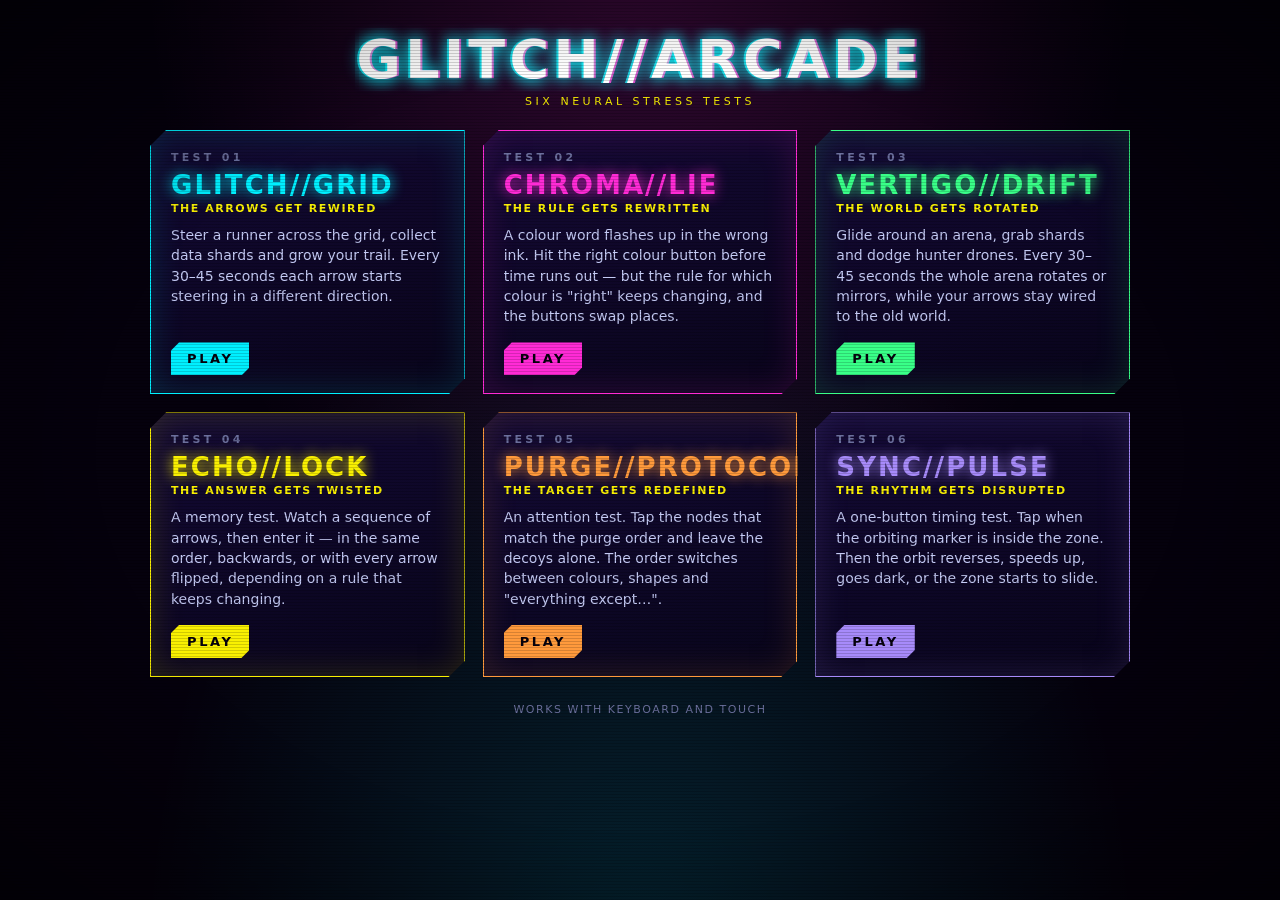
<file: index.html>
<!DOCTYPE html>
<html lang="en">
<head>
<meta charset="utf-8">
<meta name="viewport" content="width=device-width, initial-scale=1, viewport-fit=cover">
<meta name="theme-color" content="#05010d">
<meta name="description" content="Six cyberpunk stress-test games. In each one the rules shift under you every few seconds.">
<title>GLITCH//ARCADE</title>
<link rel="icon" href="data:image/svg+xml,%3Csvg xmlns='http://www.w3.org/2000/svg' viewBox='0 0 32 32'%3E%3Crect width='32' height='32' fill='%2305010d'/%3E%3Cpath d='M16 4 28 16 16 28 4 16Z' fill='none' stroke='%2300f0ff' stroke-width='3'/%3E%3Crect x='13' y='13' width='6' height='6' fill='%23ff2bd6'/%3E%3C/svg%3E">
<link rel="stylesheet" href="style.css">
</head>
<body>
<main id="hub">
  <h1 class="glitch" data-t="GLITCH//ARCADE">GLITCH//ARCADE</h1>
  <p class="tag">SIX NEURAL STRESS TESTS</p>
  <div class="cards">
    <a class="card" href="grid.html" style="--k:#00f0ff">
      <span class="no">TEST 01</span>
      <h2>GLITCH//GRID</h2>
      <span class="twist">THE ARROWS GET REWIRED</span>
      <p>Steer a runner across the grid, collect data shards and grow your trail. Every 30–45 seconds each arrow starts steering in a different direction.</p>
      <span class="go">PLAY</span>
    </a>
    <a class="card" href="chroma.html" style="--k:#ff2bd6">
      <span class="no">TEST 02</span>
      <h2>CHROMA//LIE</h2>
      <span class="twist">THE RULE GETS REWRITTEN</span>
      <p>A colour word flashes up in the wrong ink. Hit the right colour button before time runs out — but the rule for which colour is "right" keeps changing, and the buttons swap places.</p>
      <span class="go">PLAY</span>
    </a>
    <a class="card" href="vertigo.html" style="--k:#39ff88">
      <span class="no">TEST 03</span>
      <h2>VERTIGO//DRIFT</h2>
      <span class="twist">THE WORLD GETS ROTATED</span>
      <p>Glide around an arena, grab shards and dodge hunter drones. Every 30–45 seconds the whole arena rotates or mirrors, while your arrows stay wired to the old world.</p>
      <span class="go">PLAY</span>
    </a>
    <a class="card" href="echo.html" style="--k:#f9f002">
      <span class="no">TEST 04</span>
      <h2>ECHO//LOCK</h2>
      <span class="twist">THE ANSWER GETS TWISTED</span>
      <p>A memory test. Watch a sequence of arrows, then enter it — in the same order, backwards, or with every arrow flipped, depending on a rule that keeps changing.</p>
      <span class="go">PLAY</span>
    </a>
    <a class="card" href="purge.html" style="--k:#ff9a3c">
      <span class="no">TEST 05</span>
      <h2>PURGE//PROTOCOL</h2>
      <span class="twist">THE TARGET GETS REDEFINED</span>
      <p>An attention test. Tap the nodes that match the purge order and leave the decoys alone. The order switches between colours, shapes and "everything except…".</p>
      <span class="go">PLAY</span>
    </a>
    <a class="card" href="sync.html" style="--k:#a78bfa">
      <span class="no">TEST 06</span>
      <h2>SYNC//PULSE</h2>
      <span class="twist">THE RHYTHM GETS DISRUPTED</span>
      <p>A one-button timing test. Tap when the orbiting marker is inside the zone. Then the orbit reverses, speeds up, goes dark, or the zone starts to slide.</p>
      <span class="go">PLAY</span>
    </a>
  </div>
  <p class="foot">WORKS WITH KEYBOARD AND TOUCH</p>
</main>
<div id="fx" aria-hidden="true"></div>
</body>
</html>
</file>
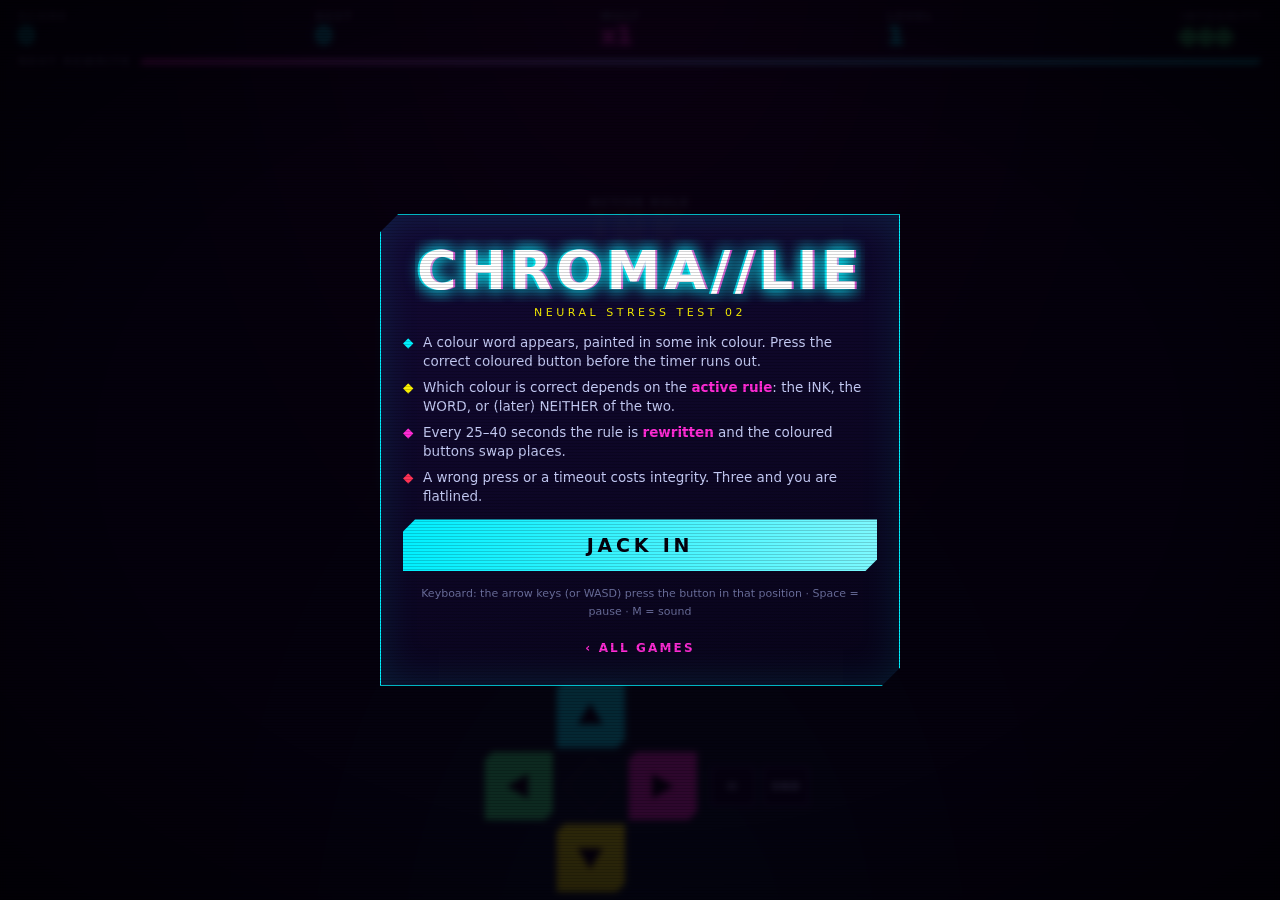
<file: chroma.html>
<!DOCTYPE html>
<html lang="en">
<head>
<meta charset="utf-8">
<meta name="viewport" content="width=device-width, initial-scale=1, maximum-scale=1, user-scalable=no, viewport-fit=cover">
<meta name="theme-color" content="#05010d">
<meta name="apple-mobile-web-app-capable" content="yes">
<meta name="mobile-web-app-capable" content="yes">
<meta name="apple-mobile-web-app-status-bar-style" content="black-translucent">
<meta name="description" content="A cyberpunk reaction test: colour words in the wrong ink, and a rule that keeps being rewritten.">
<title>CHROMA//LIE</title>
<link rel="icon" href="data:image/svg+xml,%3Csvg xmlns='http://www.w3.org/2000/svg' viewBox='0 0 32 32'%3E%3Crect width='32' height='32' fill='%2305010d'/%3E%3Cpath d='M16 4 28 16 16 28 4 16Z' fill='none' stroke='%2300f0ff' stroke-width='3'/%3E%3Crect x='13' y='13' width='6' height='6' fill='%23ff2bd6'/%3E%3C/svg%3E">
<link rel="stylesheet" href="style.css">
<style>
#stage { flex-direction: column; gap: clamp(8px, 2.5vh, 22px); padding: 8px 14px; }
#rule { text-align: center; }
#ruleName { display: block; font-size: clamp(22px, 6.5vw, 40px); font-weight: 800; letter-spacing: .14em; color: var(--yl); text-shadow: 0 0 14px rgba(249, 240, 2, .6); }
#ruleDesc { display: block; font-size: clamp(12px, 3.4vw, 16px); color: #c5cbf5; margin-top: 2px; }
#card { width: min(100%, 520px); height: clamp(84px, 24vh, 190px); display: flex; align-items: center; justify-content: center;
  background: #07031a; border: 1px solid rgba(0, 240, 255, .55); box-shadow: 0 0 22px rgba(0, 240, 255, .25), inset 0 0 40px rgba(0, 0, 0, .6);
  clip-path: polygon(16px 0, 100% 0, 100% calc(100% - 16px), calc(100% - 16px) 100%, 0 100%, 0 16px); }
#word { font-size: clamp(40px, 15vw, 96px); font-weight: 800; letter-spacing: .06em; line-height: 1; }
#card.good { border-color: var(--gr); box-shadow: 0 0 30px rgba(57, 255, 136, .6); }
#card.bad { border-color: var(--rd); box-shadow: 0 0 30px rgba(255, 51, 85, .7); animation: cardShake .3s steps(5) 1; }
#cardBox { width: min(100%, 520px); height: 8px; background: #17123a; }
#cardBar { height: 100%; width: 100%; transform-origin: left center; background: var(--cy); }
#streak { font-size: 12px; letter-spacing: .2em; color: var(--dim); font-weight: 700; min-height: 16px; }
#banner { top: 38%; }
.pb { border-color: var(--c); background: var(--c); box-shadow: 0 0 14px var(--c); transition: background .25s, box-shadow .25s; }
.pb svg { fill: #05010d; filter: none; }
.pb.hit { background: #fff; border-color: #fff; }
.pb.hit svg { fill: #05010d; }
#pad.shuffle .pb { animation: chipFlash .25s steps(2) 3; }
#stage.warn #card { animation: warnBorder .3s steps(2) infinite; }
@keyframes cardShake { 25% { transform: translateX(-8px); } 75% { transform: translateX(8px); } }
@media (orientation: landscape) and (max-height: 520px) { #card { height: 30vh; } #word { font-size: 13vh; } #streak { display: none; } }
@media (prefers-reduced-motion: reduce) { #card.bad { animation: none; } }
</style>
</head>
<body class="padalways">
<div id="app">
  <header id="hud">
    <div class="stats">
      <div class="stat"><span class="lbl">SCORE</span><span class="val" id="score">0</span></div>
      <div class="stat"><span class="lbl">BEST</span><span class="val" id="best">0</span></div>
      <div class="stat"><span class="lbl">MULT</span><span class="val mag" id="mult">x1</span></div>
      <div class="stat"><span class="lbl">LEVEL</span><span class="val" id="level">1</span></div>
      <div class="stat"><span class="lbl">INTEGRITY</span><span class="val" id="lives" aria-label="lives"><i></i><i></i><i></i></span></div>
    </div>
    <div class="scramble" id="scrambleBox">
      <span class="lbl" id="scrambleLbl">NEXT REWRITE</span>
      <div class="bar"><div id="scrambleBar"></div></div>
    </div>
  </header>

  <div id="main">
    <div id="stage">
      <div id="rule"><span class="lbl">ACTIVE RULE</span><b id="ruleName">INK</b><small id="ruleDesc">Press the colour the word is painted in</small></div>
      <div id="card"><span id="word"></span></div>
      <div id="cardBox"><div id="cardBar"></div></div>
      <div id="streak"></div>
      <div id="banner" aria-live="polite"></div>
    </div>
    <div id="controls">
      <div id="legend"></div>
      <div id="pad">
        <button class="pb" data-d="0" style="grid-area:u" aria-label="Up arrow"></button>
        <button class="pb" data-d="3" style="grid-area:l" aria-label="Left arrow"></button>
        <button class="pb" data-d="1" style="grid-area:r" aria-label="Right arrow"></button>
        <button class="pb" data-d="2" style="grid-area:d" aria-label="Down arrow"></button>
        <div class="hub" style="grid-area:c"></div>
      </div>
      <div id="sys">
        <button id="btnPause" class="sb" aria-label="Pause">II</button>
        <button id="btnMute" class="sb" aria-label="Toggle sound">SND</button>
      </div>
    </div>
  </div>

  <section id="ovTitle" class="overlay show">
    <div class="panel">
      <h1 class="glitch" data-t="CHROMA//LIE">CHROMA//LIE</h1>
      <p class="tag">NEURAL STRESS TEST 02</p>
      <ul class="how">
        <li><b class="cy">◆</b> A colour word appears, painted in some ink colour. Press the correct coloured button before the timer runs out.</li>
        <li><b class="yl" style="color:var(--yl)">◆</b> Which colour is correct depends on the <em>active rule</em>: the INK, the WORD, or (later) NEITHER of the two.</li>
        <li><b class="mg">◆</b> Every 25–40 seconds the rule is <em>rewritten</em> and the coloured buttons swap places.</li>
        <li><b class="rd">◆</b> A wrong press or a timeout costs integrity. Three and you are flatlined.</li>
      </ul>
      <button id="btnStart" class="cta">JACK IN</button>
      <p class="keys">Keyboard: the arrow keys (or WASD) press the button in that position · Space = pause · M = sound</p>
      <a class="back" href="index.html">&lsaquo; ALL GAMES</a>
    </div>
  </section>

  <section id="ovPause" class="overlay">
    <div class="panel small">
      <h2>PAUSED</h2>
      <button id="btnResume" class="cta">RESUME</button>
      <button id="btnQuit" class="toggle">ABORT RUN</button>
    </div>
  </section>

  <section id="ovOver" class="overlay">
    <div class="panel small">
      <h2 class="glitch rd" data-t="FLATLINED">FLATLINED</h2>
      <p id="newBest" class="newbest">NEW BEST</p>
      <dl class="res" id="results"></dl>
      <button id="btnAgain" class="cta">RUN AGAIN</button>
      <button id="btnMenu" class="toggle">MAIN MENU</button>
      <a class="back" href="index.html">&lsaquo; ALL GAMES</a>
    </div>
  </section>
</div>
<div id="fx" aria-hidden="true"></div>
<script src="common.js"></script>
<script src="chroma.js"></script>
</body>
</html>
</file>
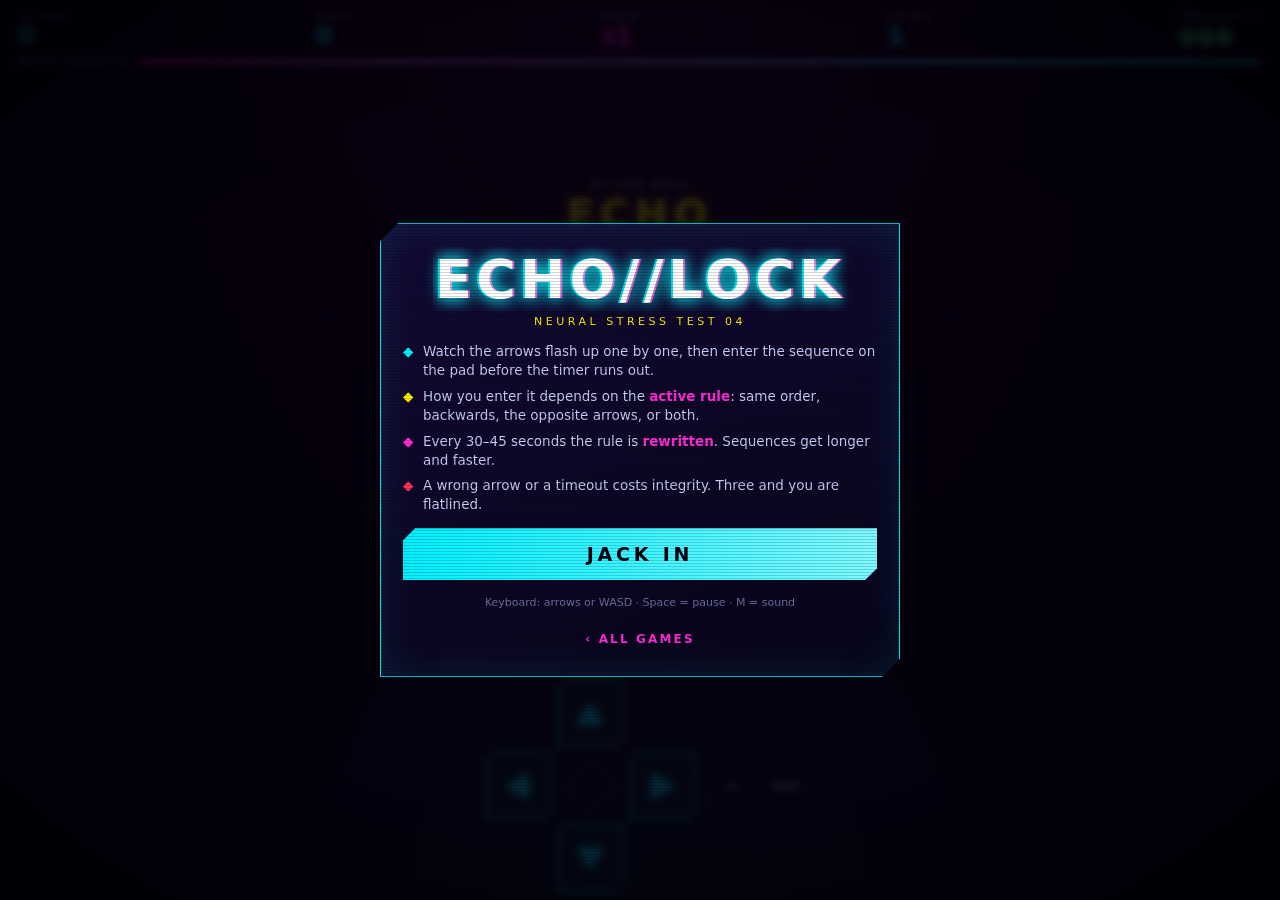
<file: echo.html>
<!DOCTYPE html>
<html lang="en">
<head>
<meta charset="utf-8">
<meta name="viewport" content="width=device-width, initial-scale=1, maximum-scale=1, user-scalable=no, viewport-fit=cover">
<meta name="theme-color" content="#05010d">
<meta name="apple-mobile-web-app-capable" content="yes">
<meta name="mobile-web-app-capable" content="yes">
<meta name="apple-mobile-web-app-status-bar-style" content="black-translucent">
<meta name="description" content="A cyberpunk memory test: watch a sequence of arrows, then enter it under a rule that keeps being rewritten.">
<title>ECHO//LOCK</title>
<link rel="icon" href="data:image/svg+xml,%3Csvg xmlns='http://www.w3.org/2000/svg' viewBox='0 0 32 32'%3E%3Crect width='32' height='32' fill='%2305010d'/%3E%3Cpath d='M16 4 28 16 16 28 4 16Z' fill='none' stroke='%2300f0ff' stroke-width='3'/%3E%3Crect x='13' y='13' width='6' height='6' fill='%23ff2bd6'/%3E%3C/svg%3E">
<link rel="stylesheet" href="style.css">
<style>
#stage { flex-direction: column; gap: clamp(6px, 2vh, 18px); padding: 8px 14px; }
#banner { top: 40%; }
#card { width: min(100%, 420px); height: clamp(90px, 26vh, 200px); display: flex; align-items: center; justify-content: center;
  background: #07031a; border: 1px solid rgba(0, 240, 255, .55); box-shadow: 0 0 22px rgba(0, 240, 255, .25), inset 0 0 40px rgba(0, 0, 0, .6);
  clip-path: polygon(16px 0, 100% 0, 100% calc(100% - 16px), calc(100% - 16px) 100%, 0 100%, 0 16px); }
#card svg { height: 62%; width: auto; aspect-ratio: 1; fill: var(--cy); filter: drop-shadow(0 0 14px var(--cy)); animation: pop .14s ease-out 1; }
#card.mine svg { fill: var(--mg); filter: drop-shadow(0 0 14px var(--mg)); }
#card.good { border-color: var(--gr); box-shadow: 0 0 30px rgba(57, 255, 136, .6); }
#card.bad { border-color: var(--rd); box-shadow: 0 0 30px rgba(255, 51, 85, .7); animation: cardShake .3s steps(5) 1; }
#status { font-size: clamp(13px, 3.8vw, 18px); font-weight: 800; letter-spacing: .26em; color: var(--dim); min-height: 22px; }
#status.go { color: var(--gr); text-shadow: 0 0 10px rgba(57, 255, 136, .6); }
#slots { display: flex; gap: 8px; min-height: 14px; }
#slots i { width: 14px; height: 14px; transform: rotate(45deg); outline: 1px solid #3a3d5c; outline-offset: -1px; }
#slots i.cur { outline-color: var(--cy); }
#slots i.on { background: var(--mg); box-shadow: 0 0 8px var(--mg); outline: none; }
#timeBox { width: min(100%, 420px); height: 8px; background: #17123a; }
#timeBar { height: 100%; width: 100%; transform-origin: left center; background: var(--cy); }
#stage.warn #card { animation: warnBorder .3s steps(2) infinite; }
@keyframes pop { from { transform: scale(.4); opacity: 0; } }
@keyframes cardShake { 25% { transform: translateX(-8px); } 75% { transform: translateX(8px); } }
@media (orientation: landscape) and (max-height: 520px) { #card { height: 28vh; } }
@media (prefers-reduced-motion: reduce) { #card.bad, #card svg { animation: none; } }
</style>
</head>
<body class="padalways">
<div id="app">
  <header id="hud">
    <div class="stats">
      <div class="stat"><span class="lbl">SCORE</span><span class="val" id="score">0</span></div>
      <div class="stat"><span class="lbl">BEST</span><span class="val" id="best">0</span></div>
      <div class="stat"><span class="lbl">MULT</span><span class="val mag" id="mult">x1</span></div>
      <div class="stat"><span class="lbl">LEVEL</span><span class="val" id="level">1</span></div>
      <div class="stat"><span class="lbl">INTEGRITY</span><span class="val" id="lives" aria-label="lives"><i></i><i></i><i></i></span></div>
    </div>
    <div class="scramble" id="scrambleBox">
      <span class="lbl" id="scrambleLbl">NEXT REWRITE</span>
      <div class="bar"><div id="scrambleBar"></div></div>
    </div>
  </header>

  <div id="main">
    <div id="stage">
      <div id="rule"><span class="lbl">ACTIVE RULE</span><b id="ruleName">ECHO</b><small id="ruleDesc"></small></div>
      <div id="card"></div>
      <div id="slots"></div>
      <div id="status"></div>
      <div id="timeBox"><div id="timeBar"></div></div>
      <div id="banner" aria-live="polite"></div>
    </div>
    <div id="controls">
      <div id="legend"></div>
      <div id="pad">
        <button class="pb" data-d="0" style="grid-area:u" aria-label="Up arrow"></button>
        <button class="pb" data-d="3" style="grid-area:l" aria-label="Left arrow"></button>
        <button class="pb" data-d="1" style="grid-area:r" aria-label="Right arrow"></button>
        <button class="pb" data-d="2" style="grid-area:d" aria-label="Down arrow"></button>
        <div class="hub" style="grid-area:c"></div>
      </div>
      <div id="sys">
        <button id="btnPause" class="sb" aria-label="Pause">II</button>
        <button id="btnMute" class="sb" aria-label="Toggle sound">SND</button>
      </div>
    </div>
  </div>

  <section id="ovTitle" class="overlay show">
    <div class="panel">
      <h1 class="glitch" data-t="ECHO//LOCK">ECHO//LOCK</h1>
      <p class="tag">NEURAL STRESS TEST 04</p>
      <ul class="how">
        <li><b class="cy">◆</b> Watch the arrows flash up one by one, then enter the sequence on the pad before the timer runs out.</li>
        <li><b style="color:var(--yl)">◆</b> How you enter it depends on the <em>active rule</em>: same order, backwards, the opposite arrows, or both.</li>
        <li><b class="mg">◆</b> Every 30–45 seconds the rule is <em>rewritten</em>. Sequences get longer and faster.</li>
        <li><b class="rd">◆</b> A wrong arrow or a timeout costs integrity. Three and you are flatlined.</li>
      </ul>
      <button id="btnStart" class="cta">JACK IN</button>
      <p class="keys">Keyboard: arrows or WASD · Space = pause · M = sound</p>
      <a class="back" href="index.html">&lsaquo; ALL GAMES</a>
    </div>
  </section>

  <section id="ovPause" class="overlay">
    <div class="panel small">
      <h2>PAUSED</h2>
      <button id="btnResume" class="cta">RESUME</button>
      <button id="btnQuit" class="toggle">ABORT RUN</button>
    </div>
  </section>

  <section id="ovOver" class="overlay">
    <div class="panel small">
      <h2 class="glitch rd" data-t="FLATLINED">FLATLINED</h2>
      <p id="newBest" class="newbest">NEW BEST</p>
      <dl class="res" id="results"></dl>
      <button id="btnAgain" class="cta">RUN AGAIN</button>
      <button id="btnMenu" class="toggle">MAIN MENU</button>
      <a class="back" href="index.html">&lsaquo; ALL GAMES</a>
    </div>
  </section>
</div>
<div id="fx" aria-hidden="true"></div>
<script src="common.js"></script>
<script src="echo.js"></script>
</body>
</html>
</file>
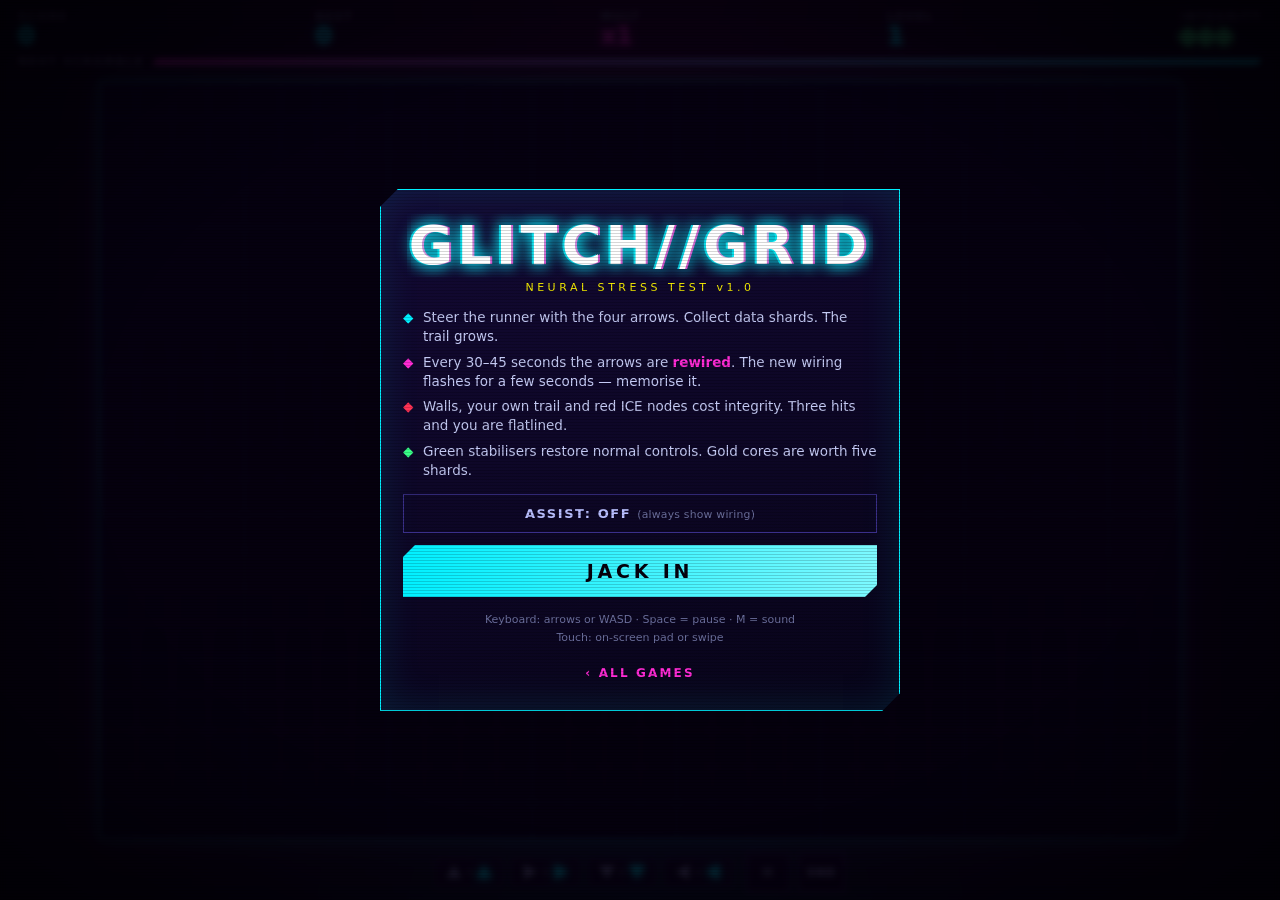
<file: grid.html>
<!DOCTYPE html>
<html lang="en">
<head>
<meta charset="utf-8">
<meta name="viewport" content="width=device-width, initial-scale=1, maximum-scale=1, user-scalable=no, viewport-fit=cover">
<meta name="theme-color" content="#05010d">
<meta name="apple-mobile-web-app-capable" content="yes">
<meta name="mobile-web-app-capable" content="yes">
<meta name="apple-mobile-web-app-status-bar-style" content="black-translucent">
<meta name="description" content="A cyberpunk grid-runner stress test: collect data shards while your controls get scrambled every 30 to 45 seconds.">
<title>GLITCH//GRID</title>
<link rel="icon" href="data:image/svg+xml,%3Csvg xmlns='http://www.w3.org/2000/svg' viewBox='0 0 32 32'%3E%3Crect width='32' height='32' fill='%2305010d'/%3E%3Cpath d='M16 4 28 16 16 28 4 16Z' fill='none' stroke='%2300f0ff' stroke-width='3'/%3E%3Crect x='13' y='13' width='6' height='6' fill='%23ff2bd6'/%3E%3C/svg%3E">
<link rel="stylesheet" href="style.css">
</head>
<body>
<div id="app">
  <header id="hud">
    <div class="stats">
      <div class="stat"><span class="lbl">SCORE</span><span class="val" id="score">0</span></div>
      <div class="stat"><span class="lbl">BEST</span><span class="val" id="best">0</span></div>
      <div class="stat"><span class="lbl">MULT</span><span class="val mag" id="mult">x1</span></div>
      <div class="stat"><span class="lbl">LEVEL</span><span class="val" id="level">1</span></div>
      <div class="stat"><span class="lbl">INTEGRITY</span><span class="val" id="lives" aria-label="lives"><i></i><i></i><i></i></span></div>
    </div>
    <div class="scramble" id="scrambleBox">
      <span class="lbl" id="scrambleLbl">NEXT SCRAMBLE</span>
      <div class="bar"><div id="scrambleBar"></div></div>
    </div>
  </header>

  <div id="main">
    <div id="stage">
      <canvas id="game" aria-label="Game board"></canvas>
      <div id="banner" aria-live="polite"></div>
    </div>

    <div id="controls">
      <div id="legend" aria-label="Current control mapping"></div>
      <div id="pad">
        <button class="pb" data-d="0" style="grid-area:u" aria-label="Up arrow"></button>
        <button class="pb" data-d="3" style="grid-area:l" aria-label="Left arrow"></button>
        <button class="pb" data-d="1" style="grid-area:r" aria-label="Right arrow"></button>
        <button class="pb" data-d="2" style="grid-area:d" aria-label="Down arrow"></button>
        <div class="hub" style="grid-area:c"></div>
      </div>
      <div id="sys">
        <button id="btnPause" class="sb" aria-label="Pause">II</button>
        <button id="btnMute" class="sb" aria-label="Toggle sound">SND</button>
      </div>
    </div>
  </div>

  <section id="ovTitle" class="overlay show">
    <div class="panel">
      <h1 class="glitch" data-t="GLITCH//GRID">GLITCH//GRID</h1>
      <p class="tag">NEURAL STRESS TEST v1.0</p>
      <ul class="how">
        <li><b class="cy">◆</b> Steer the runner with the four arrows. Collect data shards. The trail grows.</li>
        <li><b class="mg">◆</b> Every 30–45 seconds the arrows are <em>rewired</em>. The new wiring flashes for a few seconds — memorise it.</li>
        <li><b class="rd">◆</b> Walls, your own trail and red ICE nodes cost integrity. Three hits and you are flatlined.</li>
        <li><b class="gr">◆</b> Green stabilisers restore normal controls. Gold cores are worth five shards.</li>
      </ul>
      <button id="btnAssist" class="toggle" aria-pressed="false">ASSIST: OFF <small>(always show wiring)</small></button>
      <button id="btnStart" class="cta">JACK IN</button>
      <p class="keys">Keyboard: arrows or WASD · Space = pause · M = sound<br>Touch: on-screen pad or swipe</p>
      <a class="back" href="index.html">&lsaquo; ALL GAMES</a>
    </div>
  </section>

  <section id="ovPause" class="overlay">
    <div class="panel small">
      <h2>PAUSED</h2>
      <button id="btnResume" class="cta">RESUME</button>
      <button id="btnQuit" class="toggle">ABORT RUN</button>
    </div>
  </section>

  <section id="ovOver" class="overlay">
    <div class="panel small">
      <h2 class="glitch rd" data-t="FLATLINED">FLATLINED</h2>
      <p id="newBest" class="newbest">NEW BEST</p>
      <dl class="res">
        <dt>SCORE</dt><dd id="rScore">0</dd>
        <dt>BEST</dt><dd id="rBest">0</dd>
        <dt>SHARDS</dt><dd id="rShards">0</dd>
        <dt>SCRAMBLES SURVIVED</dt><dd id="rScr">0</dd>
        <dt>TIME</dt><dd id="rTime">0:00</dd>
      </dl>
      <button id="btnAgain" class="cta">RUN AGAIN</button>
      <button id="btnMenu" class="toggle">MAIN MENU</button>
      <a class="back" href="index.html">&lsaquo; ALL GAMES</a>
    </div>
  </section>
</div>
<div id="fx" aria-hidden="true"></div>
<script src="game.js"></script>
</body>
</html>
</file>
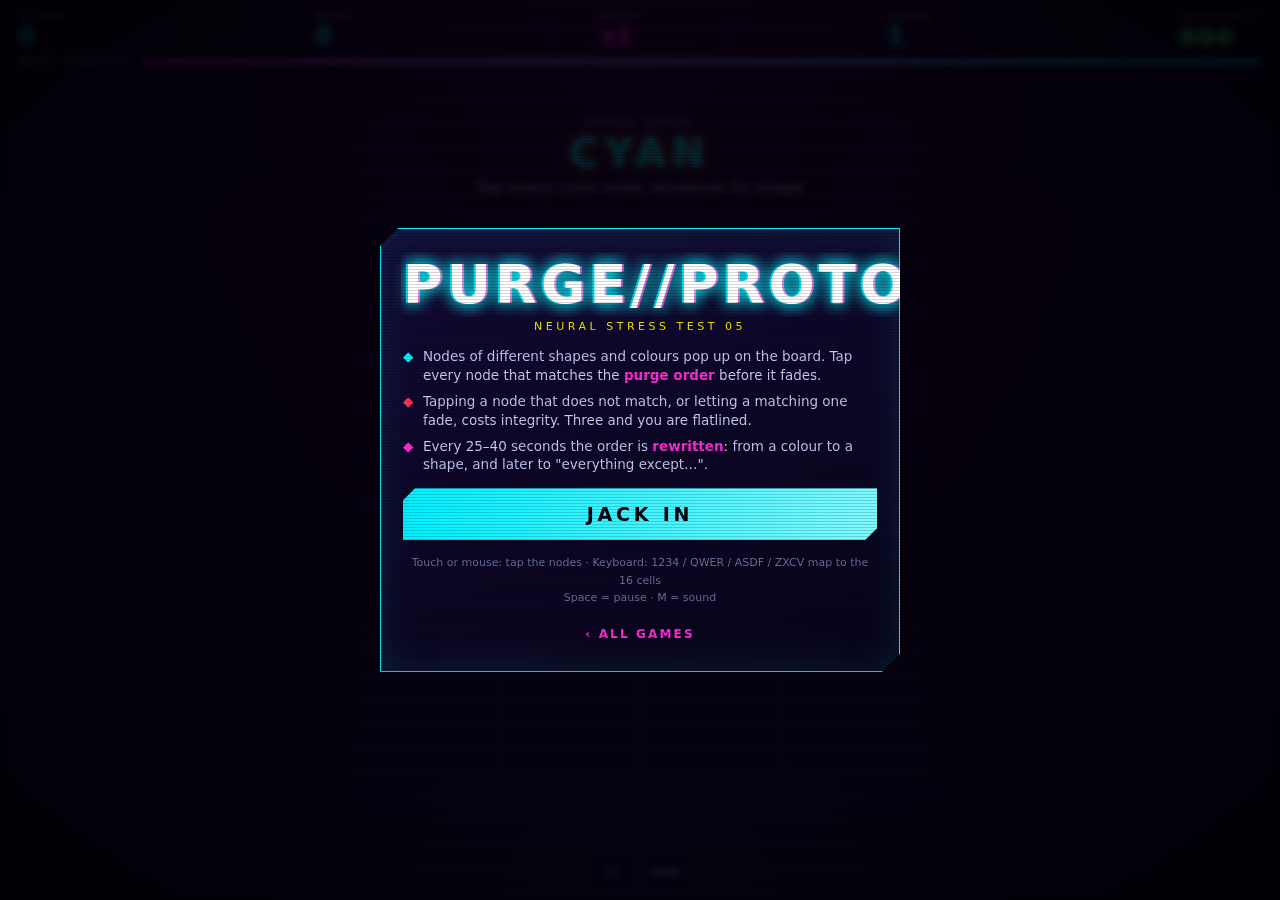
<file: purge.html>
<!DOCTYPE html>
<html lang="en">
<head>
<meta charset="utf-8">
<meta name="viewport" content="width=device-width, initial-scale=1, maximum-scale=1, user-scalable=no, viewport-fit=cover">
<meta name="theme-color" content="#05010d">
<meta name="apple-mobile-web-app-capable" content="yes">
<meta name="mobile-web-app-capable" content="yes">
<meta name="apple-mobile-web-app-status-bar-style" content="black-translucent">
<meta name="description" content="A cyberpunk attention test: tap the target nodes and leave the decoys, while the definition of a target keeps changing.">
<title>PURGE//PROTOCOL</title>
<link rel="icon" href="data:image/svg+xml,%3Csvg xmlns='http://www.w3.org/2000/svg' viewBox='0 0 32 32'%3E%3Crect width='32' height='32' fill='%2305010d'/%3E%3Cpath d='M16 4 28 16 16 28 4 16Z' fill='none' stroke='%2300f0ff' stroke-width='3'/%3E%3Crect x='13' y='13' width='6' height='6' fill='%23ff2bd6'/%3E%3C/svg%3E">
<link rel="stylesheet" href="style.css">
<style>
#stage { flex-direction: column; gap: clamp(6px, 2vh, 18px); padding: 8px 14px; }
#banner { top: 40%; }
#board { display: grid; grid-template-columns: repeat(4, 1fr); grid-template-rows: repeat(4, 1fr); gap: 6px; flex: none; }
.cell { position: relative; padding: 0; border: 1px solid #2a2460; background: rgba(11, 6, 32, .85); display: flex; align-items: center; justify-content: center; touch-action: none; }
.cell kbd { position: absolute; left: 4px; top: 2px; font: 600 9px var(--font); color: #3a3d6c; display: none; }
body:not(.touch) .cell kbd { display: block; }
.cell svg { width: 64%; height: 64%; pointer-events: none; animation: nodeLife var(--life, 2s) linear forwards; filter: drop-shadow(0 0 6px var(--c)); fill: var(--c); }
.cell.good { background: rgba(57, 255, 136, .35); border-color: var(--gr); }
.cell.bad { background: rgba(255, 51, 85, .45); border-color: var(--rd); }
body.paused .cell svg { animation-play-state: paused; }
#stage.warn #board { animation: warnBorder .3s steps(2) infinite; }
#note { font-size: 12px; letter-spacing: .2em; color: var(--dim); font-weight: 700; min-height: 16px; }
@keyframes nodeLife { 0% { transform: scale(.2); opacity: 0; } 7% { transform: scale(1); opacity: 1; } 70% { transform: scale(1); opacity: 1; } 100% { transform: scale(.5); opacity: .3; } }
@media (orientation: landscape) and (max-height: 520px) { #note { display: none; } #ruleDesc { display: none; } }
</style>
</head>
<body class="nopad">
<div id="app">
  <header id="hud">
    <div class="stats">
      <div class="stat"><span class="lbl">SCORE</span><span class="val" id="score">0</span></div>
      <div class="stat"><span class="lbl">BEST</span><span class="val" id="best">0</span></div>
      <div class="stat"><span class="lbl">MULT</span><span class="val mag" id="mult">x1</span></div>
      <div class="stat"><span class="lbl">LEVEL</span><span class="val" id="level">1</span></div>
      <div class="stat"><span class="lbl">INTEGRITY</span><span class="val" id="lives" aria-label="lives"><i></i><i></i><i></i></span></div>
    </div>
    <div class="scramble" id="scrambleBox">
      <span class="lbl" id="scrambleLbl">NEXT REWRITE</span>
      <div class="bar"><div id="scrambleBar"></div></div>
    </div>
  </header>

  <div id="main">
    <div id="stage">
      <div id="rule"><span class="lbl">PURGE ORDER</span><b id="ruleName"></b><small id="ruleDesc"></small></div>
      <div id="board"></div>
      <div id="note"></div>
      <div id="banner" aria-live="polite"></div>
    </div>
    <div id="controls">
      <div id="legend"></div>
      <div id="pad">
        <button class="pb" data-d="0" style="grid-area:u" aria-label="Up arrow"></button>
        <button class="pb" data-d="3" style="grid-area:l" aria-label="Left arrow"></button>
        <button class="pb" data-d="1" style="grid-area:r" aria-label="Right arrow"></button>
        <button class="pb" data-d="2" style="grid-area:d" aria-label="Down arrow"></button>
        <div class="hub" style="grid-area:c"></div>
      </div>
      <div id="sys">
        <button id="btnPause" class="sb" aria-label="Pause">II</button>
        <button id="btnMute" class="sb" aria-label="Toggle sound">SND</button>
      </div>
    </div>
  </div>

  <section id="ovTitle" class="overlay show">
    <div class="panel">
      <h1 class="glitch" data-t="PURGE//PROTOCOL">PURGE//PROTOCOL</h1>
      <p class="tag">NEURAL STRESS TEST 05</p>
      <ul class="how">
        <li><b class="cy">◆</b> Nodes of different shapes and colours pop up on the board. Tap every node that matches the <em>purge order</em> before it fades.</li>
        <li><b class="rd">◆</b> Tapping a node that does not match, or letting a matching one fade, costs integrity. Three and you are flatlined.</li>
        <li><b class="mg">◆</b> Every 25–40 seconds the order is <em>rewritten</em>: from a colour to a shape, and later to "everything except…".</li>
      </ul>
      <button id="btnStart" class="cta">JACK IN</button>
      <p class="keys">Touch or mouse: tap the nodes · Keyboard: 1234 / QWER / ASDF / ZXCV map to the 16 cells<br>Space = pause · M = sound</p>
      <a class="back" href="index.html">&lsaquo; ALL GAMES</a>
    </div>
  </section>

  <section id="ovPause" class="overlay">
    <div class="panel small">
      <h2>PAUSED</h2>
      <button id="btnResume" class="cta">RESUME</button>
      <button id="btnQuit" class="toggle">ABORT RUN</button>
    </div>
  </section>

  <section id="ovOver" class="overlay">
    <div class="panel small">
      <h2 class="glitch rd" data-t="FLATLINED">FLATLINED</h2>
      <p id="newBest" class="newbest">NEW BEST</p>
      <dl class="res" id="results"></dl>
      <button id="btnAgain" class="cta">RUN AGAIN</button>
      <button id="btnMenu" class="toggle">MAIN MENU</button>
      <a class="back" href="index.html">&lsaquo; ALL GAMES</a>
    </div>
  </section>
</div>
<div id="fx" aria-hidden="true"></div>
<script src="common.js"></script>
<script src="purge.js"></script>
</body>
</html>
</file>
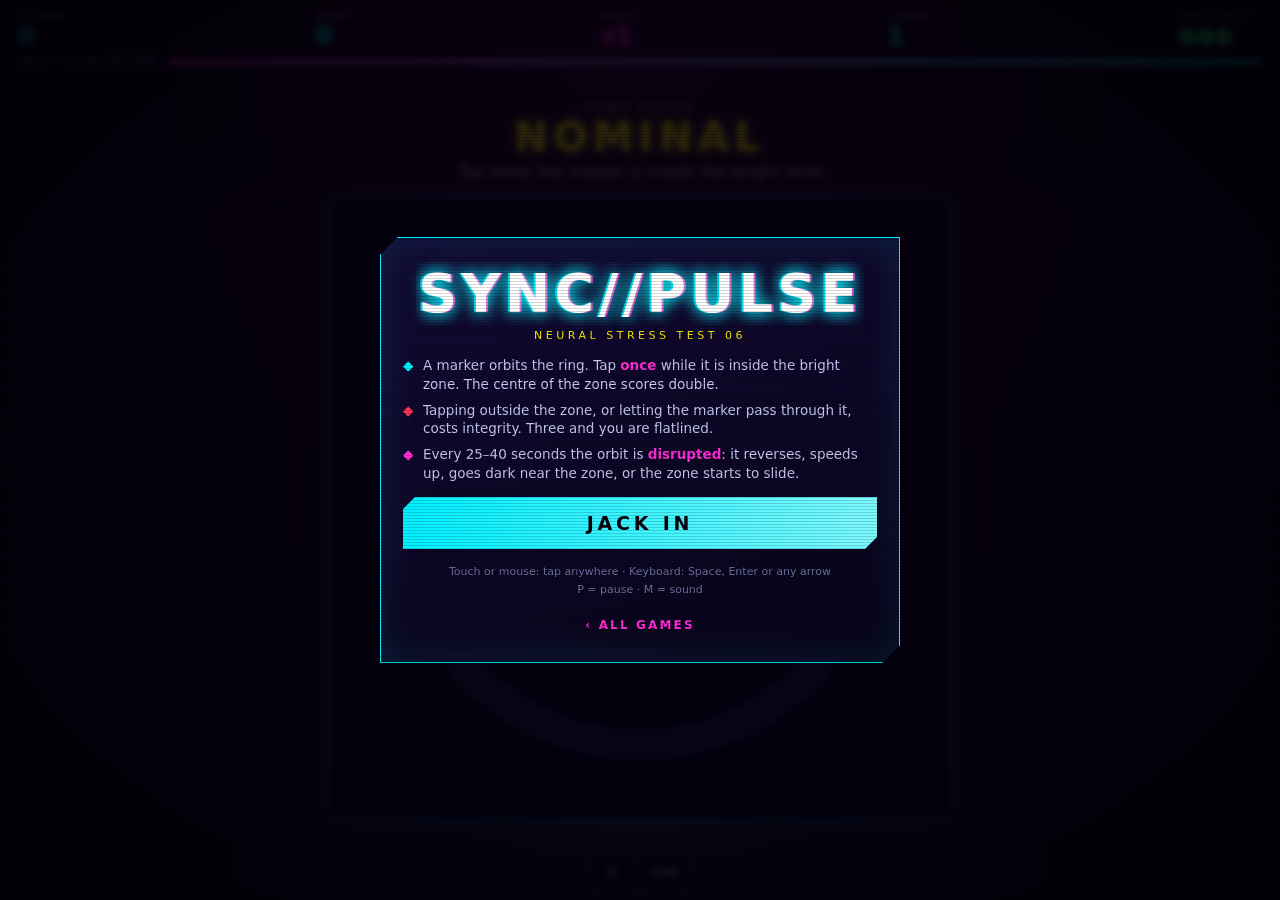
<file: sync.html>
<!DOCTYPE html>
<html lang="en">
<head>
<meta charset="utf-8">
<meta name="viewport" content="width=device-width, initial-scale=1, maximum-scale=1, user-scalable=no, viewport-fit=cover">
<meta name="theme-color" content="#05010d">
<meta name="apple-mobile-web-app-capable" content="yes">
<meta name="mobile-web-app-capable" content="yes">
<meta name="apple-mobile-web-app-status-bar-style" content="black-translucent">
<meta name="description" content="A cyberpunk one-button timing test: hit the moving marker inside the zone while the orbit keeps being disrupted.">
<title>SYNC//PULSE</title>
<link rel="icon" href="data:image/svg+xml,%3Csvg xmlns='http://www.w3.org/2000/svg' viewBox='0 0 32 32'%3E%3Crect width='32' height='32' fill='%2305010d'/%3E%3Cpath d='M16 4 28 16 16 28 4 16Z' fill='none' stroke='%2300f0ff' stroke-width='3'/%3E%3Crect x='13' y='13' width='6' height='6' fill='%23ff2bd6'/%3E%3C/svg%3E">
<link rel="stylesheet" href="style.css">
<style>
#stage { flex-direction: column; gap: clamp(6px, 2vh, 18px); padding: 8px 14px; }
#banner { top: 40%; }
#rule .lbl { display: block; }
#banner { top: auto; bottom: 5%; font-size: clamp(16px, 4.6vw, 30px); }
#main { cursor: pointer; }
@media (orientation: landscape) and (max-height: 520px) { #ruleDesc { display: none; } #ruleName { font-size: 20px; } }
</style>
</head>
<body class="nopad">
<div id="app">
  <header id="hud">
    <div class="stats">
      <div class="stat"><span class="lbl">SCORE</span><span class="val" id="score">0</span></div>
      <div class="stat"><span class="lbl">BEST</span><span class="val" id="best">0</span></div>
      <div class="stat"><span class="lbl">MULT</span><span class="val mag" id="mult">x1</span></div>
      <div class="stat"><span class="lbl">LEVEL</span><span class="val" id="level">1</span></div>
      <div class="stat"><span class="lbl">INTEGRITY</span><span class="val" id="lives" aria-label="lives"><i></i><i></i><i></i></span></div>
    </div>
    <div class="scramble" id="scrambleBox">
      <span class="lbl" id="scrambleLbl">NEXT DISRUPTION</span>
      <div class="bar"><div id="scrambleBar"></div></div>
    </div>
  </header>

  <div id="main">
    <div id="stage">
      <div id="rule"><span class="lbl">ORBIT STATUS</span><b id="ruleName">NOMINAL</b><small id="ruleDesc"></small></div>
      <canvas id="game" aria-label="Timing ring"></canvas>
      <div id="banner" aria-live="polite"></div>
    </div>
    <div id="controls">
      <div id="legend"></div>
      <div id="pad">
        <button class="pb" data-d="0" style="grid-area:u" aria-label="Up arrow"></button>
        <button class="pb" data-d="3" style="grid-area:l" aria-label="Left arrow"></button>
        <button class="pb" data-d="1" style="grid-area:r" aria-label="Right arrow"></button>
        <button class="pb" data-d="2" style="grid-area:d" aria-label="Down arrow"></button>
        <div class="hub" style="grid-area:c"></div>
      </div>
      <div id="sys">
        <button id="btnPause" class="sb" aria-label="Pause">II</button>
        <button id="btnMute" class="sb" aria-label="Toggle sound">SND</button>
      </div>
    </div>
  </div>

  <section id="ovTitle" class="overlay show">
    <div class="panel">
      <h1 class="glitch" data-t="SYNC//PULSE">SYNC//PULSE</h1>
      <p class="tag">NEURAL STRESS TEST 06</p>
      <ul class="how">
        <li><b class="cy">◆</b> A marker orbits the ring. Tap <em>once</em> while it is inside the bright zone. The centre of the zone scores double.</li>
        <li><b class="rd">◆</b> Tapping outside the zone, or letting the marker pass through it, costs integrity. Three and you are flatlined.</li>
        <li><b class="mg">◆</b> Every 25–40 seconds the orbit is <em>disrupted</em>: it reverses, speeds up, goes dark near the zone, or the zone starts to slide.</li>
      </ul>
      <button id="btnStart" class="cta">JACK IN</button>
      <p class="keys">Touch or mouse: tap anywhere · Keyboard: Space, Enter or any arrow<br>P = pause · M = sound</p>
      <a class="back" href="index.html">&lsaquo; ALL GAMES</a>
    </div>
  </section>

  <section id="ovPause" class="overlay">
    <div class="panel small">
      <h2>PAUSED</h2>
      <button id="btnResume" class="cta">RESUME</button>
      <button id="btnQuit" class="toggle">ABORT RUN</button>
    </div>
  </section>

  <section id="ovOver" class="overlay">
    <div class="panel small">
      <h2 class="glitch rd" data-t="FLATLINED">FLATLINED</h2>
      <p id="newBest" class="newbest">NEW BEST</p>
      <dl class="res" id="results"></dl>
      <button id="btnAgain" class="cta">RUN AGAIN</button>
      <button id="btnMenu" class="toggle">MAIN MENU</button>
      <a class="back" href="index.html">&lsaquo; ALL GAMES</a>
    </div>
  </section>
</div>
<div id="fx" aria-hidden="true"></div>
<script src="common.js"></script>
<script src="sync.js"></script>
</body>
</html>
</file>
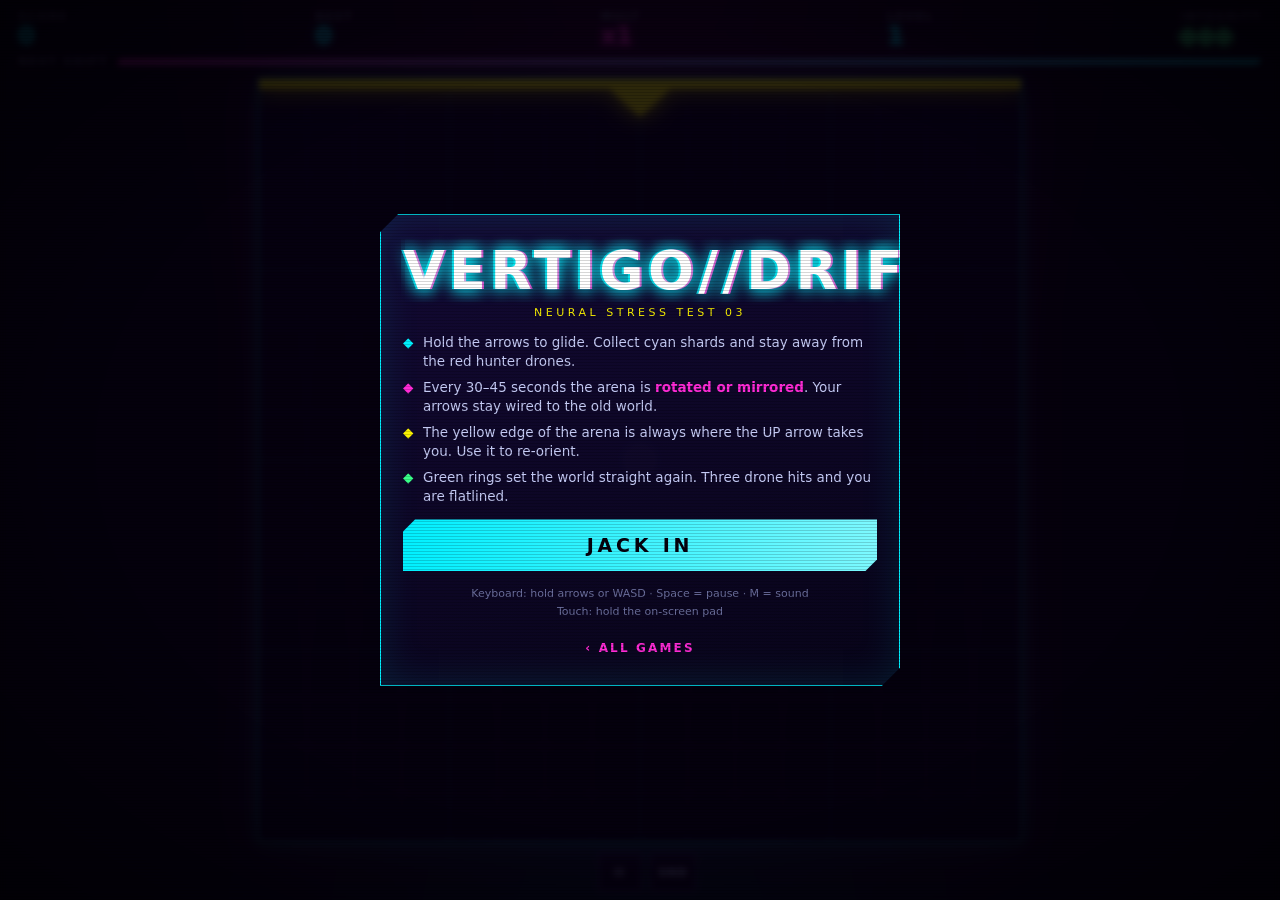
<file: vertigo.html>
<!DOCTYPE html>
<html lang="en">
<head>
<meta charset="utf-8">
<meta name="viewport" content="width=device-width, initial-scale=1, maximum-scale=1, user-scalable=no, viewport-fit=cover">
<meta name="theme-color" content="#05010d">
<meta name="apple-mobile-web-app-capable" content="yes">
<meta name="mobile-web-app-capable" content="yes">
<meta name="apple-mobile-web-app-status-bar-style" content="black-translucent">
<meta name="description" content="A cyberpunk dodge game in which the whole arena rotates or mirrors every 30 to 45 seconds.">
<title>VERTIGO//DRIFT</title>
<link rel="icon" href="data:image/svg+xml,%3Csvg xmlns='http://www.w3.org/2000/svg' viewBox='0 0 32 32'%3E%3Crect width='32' height='32' fill='%2305010d'/%3E%3Cpath d='M16 4 28 16 16 28 4 16Z' fill='none' stroke='%2300f0ff' stroke-width='3'/%3E%3Crect x='13' y='13' width='6' height='6' fill='%23ff2bd6'/%3E%3C/svg%3E">
<link rel="stylesheet" href="style.css">
<style>
#game { transition: transform .7s cubic-bezier(.6, -0.3, .3, 1.3); will-change: transform; }
@media (prefers-reduced-motion: reduce) { #game { transition: none; } }
</style>
</head>
<body class="">
<div id="app">
  <header id="hud">
    <div class="stats">
      <div class="stat"><span class="lbl">SCORE</span><span class="val" id="score">0</span></div>
      <div class="stat"><span class="lbl">BEST</span><span class="val" id="best">0</span></div>
      <div class="stat"><span class="lbl">MULT</span><span class="val mag" id="mult">x1</span></div>
      <div class="stat"><span class="lbl">LEVEL</span><span class="val" id="level">1</span></div>
      <div class="stat"><span class="lbl">INTEGRITY</span><span class="val" id="lives" aria-label="lives"><i></i><i></i><i></i></span></div>
    </div>
    <div class="scramble" id="scrambleBox">
      <span class="lbl" id="scrambleLbl">NEXT SHIFT</span>
      <div class="bar"><div id="scrambleBar"></div></div>
    </div>
  </header>

  <div id="main">
    <div id="stage">
      <canvas id="game" aria-label="Game arena"></canvas>
      <div id="banner" aria-live="polite"></div>
    </div>
    <div id="controls">
      <div id="legend"></div>
      <div id="pad">
        <button class="pb" data-d="0" style="grid-area:u" aria-label="Up arrow"></button>
        <button class="pb" data-d="3" style="grid-area:l" aria-label="Left arrow"></button>
        <button class="pb" data-d="1" style="grid-area:r" aria-label="Right arrow"></button>
        <button class="pb" data-d="2" style="grid-area:d" aria-label="Down arrow"></button>
        <div class="hub" style="grid-area:c"></div>
      </div>
      <div id="sys">
        <button id="btnPause" class="sb" aria-label="Pause">II</button>
        <button id="btnMute" class="sb" aria-label="Toggle sound">SND</button>
      </div>
    </div>
  </div>

  <section id="ovTitle" class="overlay show">
    <div class="panel">
      <h1 class="glitch" data-t="VERTIGO//DRIFT">VERTIGO//DRIFT</h1>
      <p class="tag">NEURAL STRESS TEST 03</p>
      <ul class="how">
        <li><b class="cy">◆</b> Hold the arrows to glide. Collect cyan shards and stay away from the red hunter drones.</li>
        <li><b class="mg">◆</b> Every 30–45 seconds the arena is <em>rotated or mirrored</em>. Your arrows stay wired to the old world.</li>
        <li><b style="color:var(--yl)">◆</b> The yellow edge of the arena is always where the UP arrow takes you. Use it to re-orient.</li>
        <li><b class="gr">◆</b> Green rings set the world straight again. Three drone hits and you are flatlined.</li>
      </ul>
      <button id="btnStart" class="cta">JACK IN</button>
      <p class="keys">Keyboard: hold arrows or WASD · Space = pause · M = sound<br>Touch: hold the on-screen pad</p>
      <a class="back" href="index.html">&lsaquo; ALL GAMES</a>
    </div>
  </section>

  <section id="ovPause" class="overlay">
    <div class="panel small">
      <h2>PAUSED</h2>
      <button id="btnResume" class="cta">RESUME</button>
      <button id="btnQuit" class="toggle">ABORT RUN</button>
    </div>
  </section>

  <section id="ovOver" class="overlay">
    <div class="panel small">
      <h2 class="glitch rd" data-t="FLATLINED">FLATLINED</h2>
      <p id="newBest" class="newbest">NEW BEST</p>
      <dl class="res" id="results"></dl>
      <button id="btnAgain" class="cta">RUN AGAIN</button>
      <button id="btnMenu" class="toggle">MAIN MENU</button>
      <a class="back" href="index.html">&lsaquo; ALL GAMES</a>
    </div>
  </section>
</div>
<div id="fx" aria-hidden="true"></div>
<script src="common.js"></script>
<script src="vertigo.js"></script>
</body>
</html>
</file>
<file: style.css>
:root {
  --bg: #05010d;
  --panel: #0b0620;
  --cy: #00f0ff;
  --mg: #ff2bd6;
  --yl: #f9f002;
  --gr: #39ff88;
  --rd: #ff3355;
  --dim: #6b6f9c;
  --font: "Segoe UI", system-ui, -apple-system, Roboto, "Helvetica Neue", Arial, sans-serif;
}

* { box-sizing: border-box; -webkit-tap-highlight-color: transparent; }

html, body {
  margin: 0; height: 100%; overflow: hidden;
  background: var(--bg); color: #dfe6ff;
  font-family: var(--font);
  overscroll-behavior: none;
  -webkit-user-select: none; user-select: none;
  -webkit-touch-callout: none;
  -webkit-text-size-adjust: 100%; text-size-adjust: 100%;
}

button { font-family: var(--font); color: inherit; cursor: pointer; touch-action: manipulation; }

#app {
  position: fixed; left: 0; top: 0; width: 100%;
  height: 100vh; height: 100dvh;
  display: flex; flex-direction: column;
  padding: env(safe-area-inset-top) env(safe-area-inset-right) env(safe-area-inset-bottom) env(safe-area-inset-left);
  background:
    radial-gradient(ellipse at 50% -10%, rgba(255, 43, 214, .16), transparent 55%),
    radial-gradient(ellipse at 50% 110%, rgba(0, 240, 255, .14), transparent 55%),
    var(--bg);
}

/* ---------- HUD ---------- */
#hud { flex: none; padding: 6px 10px 4px; touch-action: none; }
.stats { display: flex; justify-content: space-between; gap: 6px; }
.stat { display: flex; flex-direction: column; min-width: 0; }
.lbl { font-size: 9px; letter-spacing: .16em; color: var(--dim); font-weight: 600; white-space: nowrap; }
.val {
  font-size: 18px; font-weight: 700; line-height: 1.15; color: var(--cy);
  text-shadow: 0 0 8px rgba(0, 240, 255, .7); font-variant-numeric: tabular-nums;
}
.val.mag { color: var(--mg); text-shadow: 0 0 8px rgba(255, 43, 214, .7); }
#lives { display: flex; gap: 4px; align-items: center; height: 21px; }
#lives i {
  width: 12px; height: 12px; transform: rotate(45deg);
  background: var(--gr); box-shadow: 0 0 8px var(--gr); transition: all .25s;
}
#lives i.off { background: transparent; box-shadow: none; outline: 1px solid #3a3d5c; outline-offset: -1px; }

.scramble { display: flex; align-items: center; gap: 8px; margin-top: 4px; }
.scramble .bar { flex: 1; height: 6px; background: #17123a; overflow: hidden; clip-path: polygon(4px 0, 100% 0, calc(100% - 4px) 100%, 0 100%); }
#scrambleBar {
  height: 100%; width: 100%; transform-origin: left center;
  background: linear-gradient(90deg, var(--mg), var(--cy));
}
.scramble.warn .lbl { color: var(--yl); animation: blink .3s steps(2) infinite; }
.scramble.warn #scrambleBar { background: var(--yl); }

/* ---------- Main ---------- */
#main { flex: 1; min-height: 0; display: flex; flex-direction: column; touch-action: none; }
#stage {
  flex: 1; min-height: 0; min-width: 0; position: relative;
  display: flex; align-items: center; justify-content: center;
  padding: 4px;
}
#game {
  display: block; background: #07031a;
  box-shadow: 0 0 0 1px rgba(0, 240, 255, .55), 0 0 22px rgba(0, 240, 255, .28), 0 0 60px rgba(255, 43, 214, .12);
}
#stage.warn #game { animation: warnBorder .3s steps(2) infinite; }
#stage.glitching #game { animation: chroma .5s steps(6) 1; }

#banner {
  position: absolute; left: 0; right: 0; top: 18%; text-align: center; pointer-events: none;
  font-size: clamp(18px, 5.6vw, 40px); font-weight: 800; letter-spacing: .12em;
  color: #fff; opacity: 0;
  text-shadow: 2px 0 var(--mg), -2px 0 var(--cy), 0 0 18px rgba(255, 43, 214, .8);
}
#banner small { display: block; font-size: .45em; letter-spacing: .2em; color: var(--yl); margin-top: 4px; text-shadow: none; }
#banner.show { animation: bannerIn 2.2s ease-out 1 both; }

/* ---------- Controls ---------- */
#controls {
  flex: none; display: flex; align-items: center; justify-content: center; gap: 14px;
  padding: 6px 10px 8px;
}
#legend { display: flex; gap: 8px; flex-wrap: wrap; justify-content: center; }
.chip {
  display: flex; align-items: center; gap: 3px; padding: 3px 6px;
  border: 1px solid #2a2460; background: rgba(11, 6, 32, .8);
  font-size: 12px; color: var(--dim); font-weight: 700;
}
.chip svg { width: 14px; height: 14px; fill: #8d92c4; flex: none; }
.chip svg.out { fill: var(--cy); filter: drop-shadow(0 0 4px var(--cy)); }
.chip.changed svg.out { fill: var(--mg); filter: drop-shadow(0 0 4px var(--mg)); }
.chip .q { width: 14px; text-align: center; color: var(--mg); }
#legend.flash .chip { animation: chipFlash .5s steps(4) 2; }

#pad {
  display: none;
  grid-template-areas: ". u ." "l c r" ". d .";
  grid-template-columns: repeat(3, var(--pb)); grid-template-rows: repeat(3, var(--pb));
  gap: 4px; --pb: clamp(48px, 16.5vw, 68px);
}
body.touch #pad { display: grid; }
.pb {
  border: 1px solid var(--cy); background: rgba(0, 240, 255, .07);
  display: flex; align-items: center; justify-content: center; padding: 0;
  clip-path: polygon(8px 0, 100% 0, 100% calc(100% - 8px), calc(100% - 8px) 100%, 0 100%, 0 8px);
  box-shadow: inset 0 0 12px rgba(0, 240, 255, .25);
  touch-action: none;
}
.pb svg { width: 46%; height: 46%; fill: var(--cy); filter: drop-shadow(0 0 5px var(--cy)); pointer-events: none; }
.pb.hit { background: rgba(255, 43, 214, .4); border-color: var(--mg); }
.pb.hit svg { fill: #fff; }
.hub { border: 1px dashed #2a2460; margin: 22%; transform: rotate(45deg); }

#sys { display: flex; gap: 8px; }
.sb {
  min-width: 44px; height: 40px; padding: 0 8px; font-size: 11px; font-weight: 700; letter-spacing: .08em;
  border: 1px solid #3a2f8a; background: rgba(11, 6, 32, .8); color: #b9bfff;
}
.sb:active, .sb.off { color: var(--dim); border-color: #2a2460; }
.sb.off { text-decoration: line-through; }

/* Touch portrait: legend column | pad | system column */
body.touch #controls { justify-content: space-between; }
body.touch #legend { flex-direction: column; flex-wrap: nowrap; gap: 5px; flex: 1; align-items: flex-start; }
body.touch #sys { flex-direction: column; flex: 1; align-items: flex-end; }

/* Short landscape (phones on their side): board left, controls right */
@media (orientation: landscape) and (max-height: 520px) {
  #hud { padding: 3px 10px 2px; }
  .stats { justify-content: flex-start; gap: 22px; }
  .stat { flex-direction: row; align-items: baseline; gap: 6px; }
  .val { font-size: 15px; }
  #lives { height: 16px; }
  .scramble { margin-top: 1px; }
  #main { flex-direction: row; }
  #controls, body.touch #controls { flex-direction: column; justify-content: center; gap: 8px; padding: 4px 12px; }
  body.touch #legend { flex-direction: row; flex-wrap: wrap; flex: none; justify-content: center; max-width: 130px; }
  body.touch #sys { flex-direction: row; flex: none; }
  #pad { --pb: clamp(44px, 15vh, 60px); }
  .sb { height: 32px; }
  .panel { padding: 14px 18px !important; }
  .how { display: none; }
}

@media (min-width: 900px) and (min-height: 600px) {
  #hud { padding: 10px 18px 6px; }
  .lbl { font-size: 11px; }
  .val { font-size: 24px; }
  #lives { height: 28px; }
  #lives i { width: 14px; height: 14px; }
  .chip { font-size: 15px; padding: 5px 9px; }
  .chip svg { width: 18px; height: 18px; }
}
@media (max-height: 600px) and (orientation: portrait) {
  .how { font-size: 12.5px; }
  .how li { margin: 4px 0; }
  .panel { padding: 16px 16px; }
  .keys { display: none; }
}

/* ---------- Overlays ---------- */
.overlay {
  position: absolute; inset: 0; z-index: 10; display: none;
  align-items: center; justify-content: center; padding: 14px;
  background: rgba(5, 1, 13, .84);
  -webkit-backdrop-filter: blur(3px); backdrop-filter: blur(3px);
  overflow-y: auto; touch-action: pan-y;
}
.overlay.show { display: flex; }
.panel {
  width: min(520px, 100%); margin: auto; padding: 24px 22px; text-align: center;
  background: linear-gradient(160deg, rgba(20, 10, 55, .95), rgba(8, 4, 26, .95));
  border: 1px solid var(--cy);
  clip-path: polygon(18px 0, 100% 0, 100% calc(100% - 18px), calc(100% - 18px) 100%, 0 100%, 0 18px);
  box-shadow: inset 0 0 40px rgba(0, 240, 255, .12);
}
.panel.small { width: min(380px, 100%); }
h1, h2 { margin: 0; font-weight: 800; letter-spacing: .08em; color: #fff; position: relative; display: inline-block; }
h1 { font-size: clamp(30px, 10vw, 54px); }
h2 { font-size: clamp(26px, 8vw, 40px); }
.glitch { text-shadow: 0 0 16px rgba(0, 240, 255, .7); }
.glitch::before, .glitch::after {
  content: attr(data-t); position: absolute; left: 0; top: 0; width: 100%; overflow: hidden;
}
.glitch::before { color: var(--cy); animation: gl1 2.6s infinite steps(1); transform: translateX(-2px); opacity: .8; mix-blend-mode: screen; }
.glitch::after { color: var(--mg); animation: gl2 3.1s infinite steps(1); transform: translateX(2px); opacity: .8; mix-blend-mode: screen; }
h2.rd { color: var(--rd); text-shadow: 0 0 16px rgba(255, 51, 85, .8); }
.tag { margin: 4px 0 14px; font-size: 11px; letter-spacing: .32em; color: var(--yl); }
.how { list-style: none; padding: 0; margin: 0 0 14px; text-align: left; font-size: 13.5px; line-height: 1.4; color: #c5cbf5; }
.how li { margin: 7px 0; padding-left: 20px; position: relative; }
.how li b { position: absolute; left: 0; top: 0; }
.how em { color: var(--mg); font-style: normal; font-weight: 700; }
.cy { color: var(--cy); } .mg { color: var(--mg); } .rd { color: var(--rd); } .gr { color: var(--gr); }

.cta {
  display: block; width: 100%; margin: 12px 0 0; padding: 15px 10px;
  font-size: 19px; font-weight: 800; letter-spacing: .2em; color: #05010d;
  background: linear-gradient(90deg, var(--cy), #7df9ff); border: 0;
  clip-path: polygon(12px 0, 100% 0, 100% calc(100% - 12px), calc(100% - 12px) 100%, 0 100%, 0 12px);
  animation: pulse 1.6s ease-in-out infinite;
}
.cta:active { filter: brightness(1.3); transform: translateY(1px); }
.toggle {
  display: block; width: 100%; margin: 10px 0 0; padding: 11px 10px;
  font-size: 13px; font-weight: 700; letter-spacing: .12em;
  background: transparent; border: 1px solid #3a2f8a; color: #b9bfff;
}
.toggle small { font-weight: 400; letter-spacing: .02em; color: var(--dim); }
.toggle[aria-pressed="true"] { border-color: var(--gr); color: var(--gr); box-shadow: inset 0 0 14px rgba(57, 255, 136, .2); }
.keys { margin: 14px 0 0; font-size: 11px; line-height: 1.6; color: var(--dim); }

.res { display: grid; grid-template-columns: 1fr auto; gap: 6px 14px; margin: 14px 0 4px; text-align: left; }
.res dt { font-size: 11px; letter-spacing: .16em; color: var(--dim); align-self: center; }
.res dd { margin: 0; font-size: 18px; font-weight: 700; color: var(--cy); text-align: right; font-variant-numeric: tabular-nums; }
.newbest { display: none; margin: 6px 0 0; color: var(--yl); font-weight: 800; letter-spacing: .3em; font-size: 13px; animation: blink .5s steps(2) infinite; }
.newbest.show { display: block; }

/* Scanlines + vignette */
#fx {
  position: fixed; inset: 0; pointer-events: none; z-index: 20;
  background:
    repeating-linear-gradient(0deg, rgba(0, 0, 0, .16) 0 1px, transparent 1px 3px),
    radial-gradient(ellipse at center, transparent 60%, rgba(0, 0, 0, .5) 100%);
}

@keyframes blink { 50% { opacity: .25; } }
@keyframes pulse { 50% { box-shadow: 0 0 22px rgba(0, 240, 255, .7); filter: brightness(1.12); } }
@keyframes warnBorder {
  0% { box-shadow: 0 0 0 2px var(--yl), 0 0 26px rgba(249, 240, 2, .6); }
  100% { box-shadow: 0 0 0 2px var(--mg), 0 0 26px rgba(255, 43, 214, .6); }
}
@keyframes chroma {
  0% { transform: translate(3px, 0) skewX(2deg); filter: hue-rotate(90deg) saturate(2); }
  20% { transform: translate(-4px, 1px); filter: hue-rotate(200deg); }
  40% { transform: translate(2px, -2px) skewX(-3deg); filter: invert(.15) hue-rotate(300deg); }
  60% { transform: translate(-2px, 0); filter: hue-rotate(45deg) saturate(3); }
  80% { transform: translate(1px, 1px); filter: none; }
  100% { transform: none; filter: none; }
}
@keyframes bannerIn {
  0% { opacity: 0; transform: scale(1.5) skewX(-12deg); letter-spacing: .5em; }
  8% { opacity: 1; transform: scale(1) skewX(0); letter-spacing: .12em; }
  12% { transform: translateX(-5px); } 16% { transform: translateX(5px); } 20% { transform: none; }
  75% { opacity: 1; }
  100% { opacity: 0; transform: translateY(-10px); }
}
@keyframes chipFlash { 50% { border-color: var(--mg); background: rgba(255, 43, 214, .3); } }
@keyframes gl1 {
  0%, 100% { clip-path: inset(0 0 100% 0); }
  10% { clip-path: inset(10% 0 62% 0); } 12% { clip-path: inset(0 0 100% 0); }
  48% { clip-path: inset(55% 0 20% 0); } 51% { clip-path: inset(0 0 100% 0); }
  80% { clip-path: inset(30% 0 45% 0); } 82% { clip-path: inset(0 0 100% 0); }
}
@keyframes gl2 {
  0%, 100% { clip-path: inset(0 0 100% 0); }
  22% { clip-path: inset(70% 0 8% 0); } 25% { clip-path: inset(0 0 100% 0); }
  60% { clip-path: inset(15% 0 68% 0); } 63% { clip-path: inset(0 0 100% 0); }
  90% { clip-path: inset(45% 0 30% 0); } 93% { clip-path: inset(0 0 100% 0); }
}

@media (prefers-reduced-motion: reduce) {
  .glitch::before, .glitch::after { display: none; }
  .cta, .newbest { animation: none; }
  #stage.glitching #game { animation: none; }
  #banner.show { animation-timing-function: linear; }
}

/* ---------- Shared additions for the arcade ---------- */
.back { display: inline-block; margin-top: 14px; padding: 6px 10px; font-size: 12px; font-weight: 700; letter-spacing: .18em; color: var(--mg); text-decoration: none; }
.back:active { color: #fff; }
body.padalways #pad { display: grid; }

/* Hub */
#hub { position: fixed; inset: 0; overflow-y: auto; -webkit-overflow-scrolling: touch; text-align: center;
  padding: calc(env(safe-area-inset-top) + 28px) 16px calc(env(safe-area-inset-bottom) + 28px);
  background: radial-gradient(ellipse at 50% -10%, rgba(255, 43, 214, .18), transparent 55%), radial-gradient(ellipse at 50% 110%, rgba(0, 240, 255, .14), transparent 55%), var(--bg); }
#hub .cards { display: grid; grid-template-columns: repeat(auto-fit, minmax(250px, 1fr)); gap: 18px; max-width: 980px; margin: 22px auto 0; }
.card { display: flex; flex-direction: column; text-align: left; text-decoration: none; color: #dfe6ff; padding: 20px 20px 18px;
  background: linear-gradient(160deg, rgba(20, 10, 55, .95), rgba(8, 4, 26, .95)); border: 1px solid var(--k);
  clip-path: polygon(16px 0, 100% 0, 100% calc(100% - 16px), calc(100% - 16px) 100%, 0 100%, 0 16px);
  box-shadow: inset 0 0 34px color-mix(in srgb, var(--k) 16%, transparent); transition: transform .15s, filter .15s; }
.card:hover, .card:active { transform: translateY(-3px); filter: brightness(1.25); }
.card .no { font-size: 11px; letter-spacing: .3em; color: var(--dim); font-weight: 700; }
.card h2 { font-size: 26px; margin: 6px 0 2px; color: var(--k); text-shadow: 0 0 14px var(--k); }
.card .twist { font-size: 11px; letter-spacing: .14em; color: var(--yl); font-weight: 700; margin-bottom: 10px; }
.card p { margin: 0 0 16px; font-size: 14px; line-height: 1.45; color: #c5cbf5; flex: 1; }
.card .go { align-self: flex-start; padding: 9px 16px; font-weight: 800; letter-spacing: .2em; font-size: 13px; color: #05010d; background: var(--k);
  clip-path: polygon(8px 0, 100% 0, 100% calc(100% - 8px), calc(100% - 8px) 100%, 0 100%, 0 8px); }
#hub .foot { margin-top: 26px; font-size: 11px; letter-spacing: .14em; color: var(--dim); }

/* ---------- Shared by the later games ---------- */
#rule { text-align: center; flex: none; }
#ruleName { display: block; font-size: clamp(22px, 6.5vw, 40px); font-weight: 800; letter-spacing: .14em; color: var(--yl); text-shadow: 0 0 14px rgba(249, 240, 2, .6); }
#ruleDesc { display: block; font-size: clamp(12px, 3.4vw, 16px); color: #c5cbf5; margin-top: 2px; min-height: 1.2em; }
body.nopad #pad { display: none !important; }
body.nopad #legend { display: none !important; }
body.nopad #controls { justify-content: center !important; }
body.nopad #sys { flex-direction: row !important; flex: none !important; }
#hub h1 { font-size: clamp(24px, 8.4vw, 54px); }
</file>
